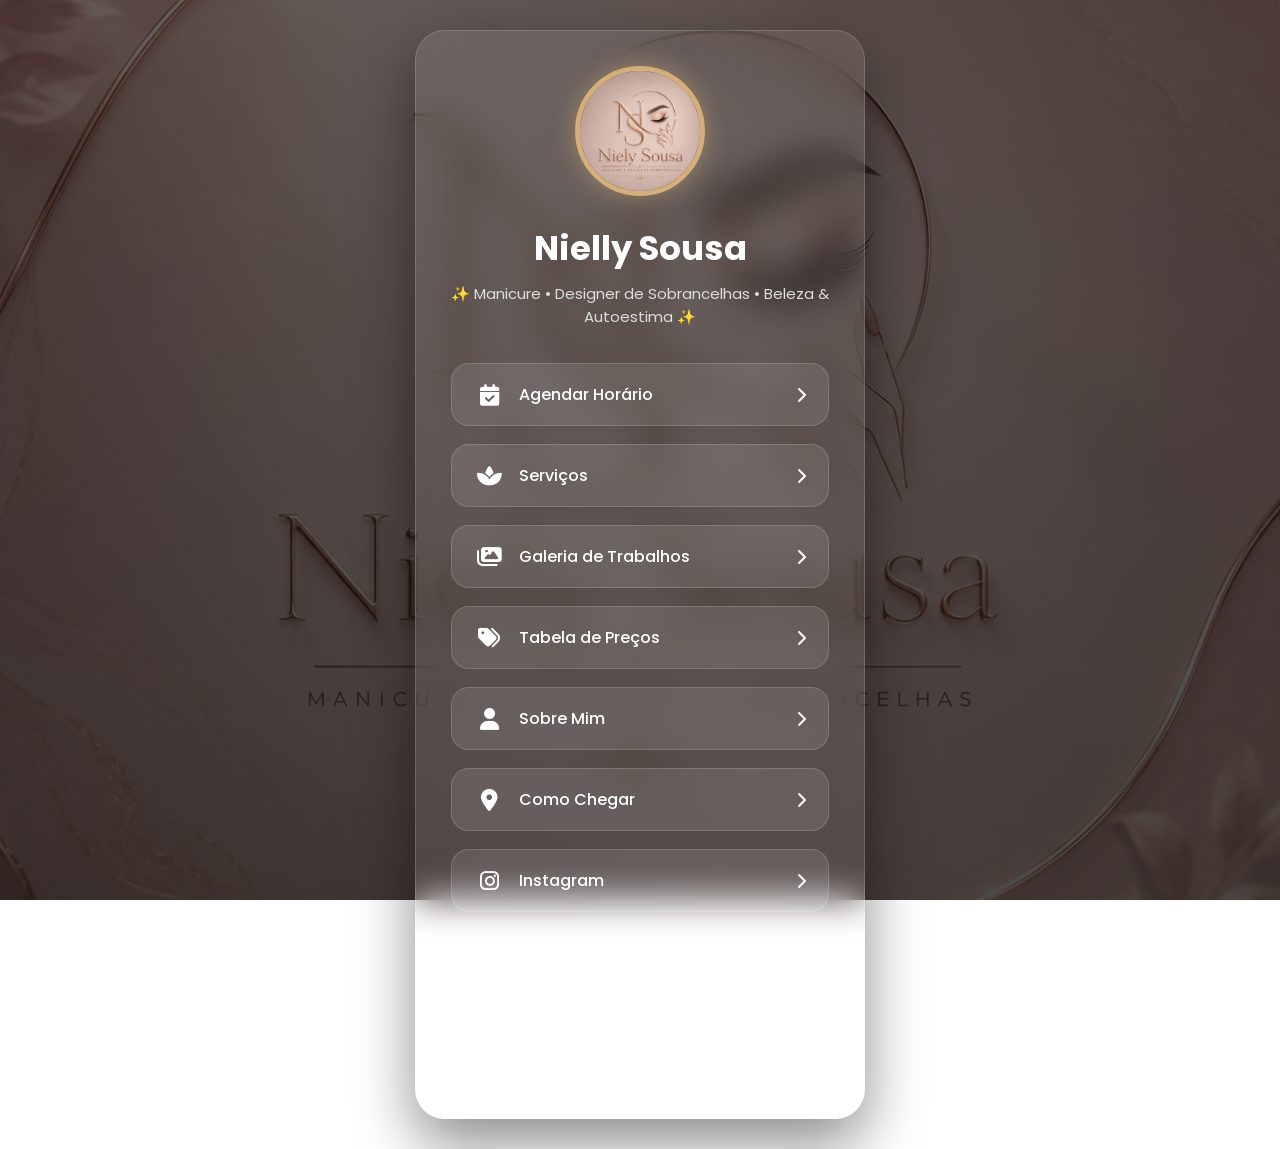
<file: index.html>
<!DOCTYPE html>
<html lang="pt-BR">

<head>

<meta charset="UTF-8">
<meta name="viewport" content="width=device-width, initial-scale=1.0">

<title>Nielly Sousa | Manicure & Designer de Sobrancelhas</title>

<link rel="stylesheet" href="style.css">

<link rel="preconnect" href="https://fonts.googleapis.com">
<link rel="preconnect" href="https://fonts.gstatic.com">

<link href="https://fonts.googleapis.com/css2?family=Poppins:wght@300;400;500;600;700&display=swap" rel="stylesheet">

<link rel="stylesheet"
href="https://cdnjs.cloudflare.com/ajax/libs/font-awesome/6.5.2/css/all.min.css">

</head>

<body>

<div class="container">

    <img src="logo/loogo.jpeg" class="logo" alt="Logo Anielly Sousa">

    <h1>Nielly Sousa</h1>

    <p>✨ Manicure • Designer de Sobrancelhas • Beleza & Autoestima ✨</p>

    <div class="links">

        <a href="agendar.html" class="card">

            <i class="fa-solid fa-calendar-check"></i>

            <span>Agendar Horário</span>

            <i class="fa-solid fa-chevron-right seta"></i>

        </a>

        <a href="servicos.html" class="card">

            <i class="fa-solid fa-spa"></i>

            <span>Serviços</span>

            <i class="fa-solid fa-chevron-right seta"></i>

        </a>

        <a href="galeria.html" class="card">

            <i class="fa-solid fa-images"></i>

            <span>Galeria de Trabalhos</span>

            <i class="fa-solid fa-chevron-right seta"></i>

        </a>

        <a href="precos.html" class="card">

            <i class="fa-solid fa-tags"></i>

            <span>Tabela de Preços</span>

            <i class="fa-solid fa-chevron-right seta"></i>

        </a>

        <a href="sobre.html" class="card">

            <i class="fa-solid fa-user"></i>

            <span>Sobre Mim</span>

            <i class="fa-solid fa-chevron-right seta"></i>

        </a>

        <a href="https://maps.google.com" target="_blank" class="card">

            <i class="fa-solid fa-location-dot"></i>

            <span>Como Chegar</span>

            <i class="fa-solid fa-chevron-right seta"></i>

        </a>

        <a href="https://instagram.com/seuinstagram" target="_blank" class="card">

            <i class="fa-brands fa-instagram"></i>

            <span>Instagram</span>

            <i class="fa-solid fa-chevron-right seta"></i>

        </a>

        <a href="https://wa.me/5588999965396" target="_blank" class="card">

            <i class="fa-brands fa-whatsapp"></i>

            <span>Agende pelo WhatsApp</span>

            <i class="fa-solid fa-chevron-right seta"></i>

        </a>

    </div>

    <div class="social">

        <a href="https://instagram.com/seuinstagram" target="_blank">
            <i class="fab fa-instagram"></i>
        </a>

        <a href="https://facebook.com" target="_blank">
            <i class="fab fa-facebook-f"></i>
        </a>

        <a href="https://tiktok.com" target="_blank">
            <i class="fab fa-tiktok"></i>
        </a>

        <a href="https://wa.me/5588999965396" target="_blank">
            <i class="fab fa-whatsapp"></i>
        </a>

    </div>

</div>

<script src="script.js"></script>

</body>
</html>
</file>
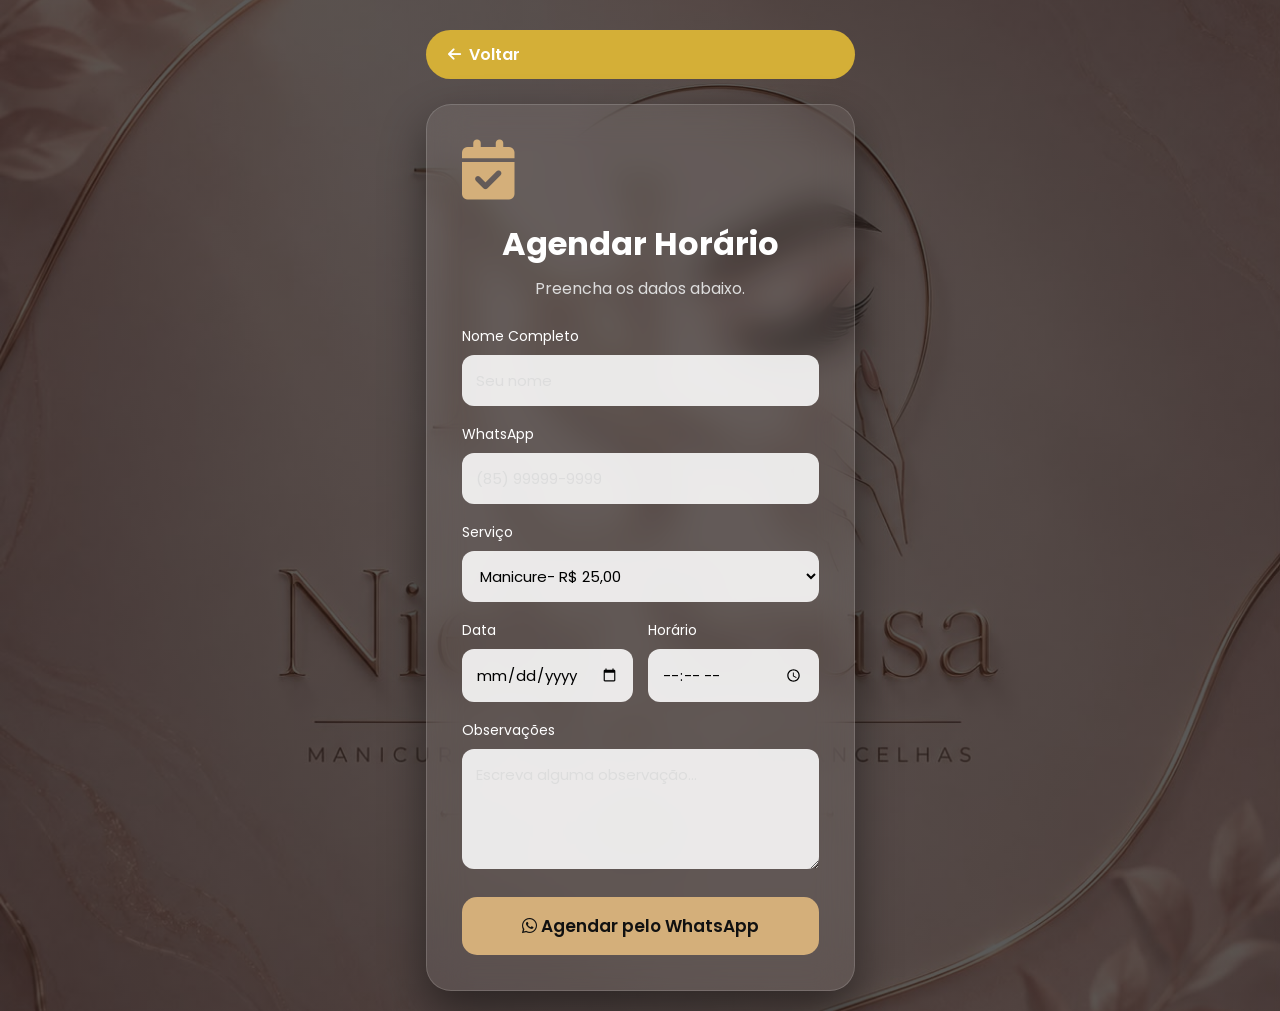
<file: agendar.html>
<!DOCTYPE html>
<html lang="pt-BR">

<head>

    <meta charset="UTF-8">
    <meta name="viewport" content="width=device-width, initial-scale=1.0">

    <title>Agendar Horário | Nielly Sousa</title>

    <link rel="stylesheet" href="agendar.css">

    <link rel="preconnect" href="https://fonts.googleapis.com">

    <link href="https://fonts.googleapis.com/css2?family=Poppins:wght@300;400;500;600;700&display=swap"
        rel="stylesheet">

    <link rel="stylesheet" href="https://cdnjs.cloudflare.com/ajax/libs/font-awesome/6.5.2/css/all.min.css">

</head>

<body>

    <div class="container">

        <div class="voltar">

            <button onclick="history.back()">
                <i class="fa-solid fa-arrow-left"></i>
                Voltar
            </button>

        </div>

        <div class="card">

            <i class="fa-solid fa-calendar-check icon"></i>

            <h1>Agendar Horário</h1>

            <p>Preencha os dados abaixo.</p>

            <form id="formulario">

                <div class="input-box">

                    <label>Nome Completo</label>

                    <input type="text" id="nome" placeholder="Seu nome" required>

                </div>

                <div class="input-box">

                    <label>WhatsApp</label>

                    <input type="tel" id="telefone" placeholder="(85) 99999-9999" required>

                </div>

                <div class="input-box">

                    <label>Serviço</label>

                    <select id="servico">

                        <option>Manicure- R$ 25,00</option>

                        <option>Padicure- R$ 30,00 </option>

                        <option>COMBO Manicure + Pedicure- R$ 45,00</option>

                        <option>Blindagem- R$ 60,00</option>

                        <option>Esmaltação- R$ 50,00</option>

                        <option>Designer de Sobrancelhas- R$ 30,00</option>

                        <option>Designer + Henna- R$ 45,00</option>

                    </select>

                </div>

                <div class="dupla">

                    <div class="input-box">

                        <label>Data</label>

                        <input type="date" id="data" required>

                    </div>

                    <div class="input-box">

                        <label>Horário</label>

                        <input type="time" id="hora" required>

                    </div>

                </div>

                <div class="input-box">

                    <label>Observações</label>

                    <textarea id="obs" rows="4" placeholder="Escreva alguma observação..."></textarea>

                </div>

                <button type="button" onclick="agendarWhatsApp()">

                    <i class="fa-brands fa-whatsapp"></i>

                    Agendar pelo WhatsApp

                </button>

            </form>

        </div>

    </div>

    <script src="agendar.js"></script>

</body>

</html>
</file>
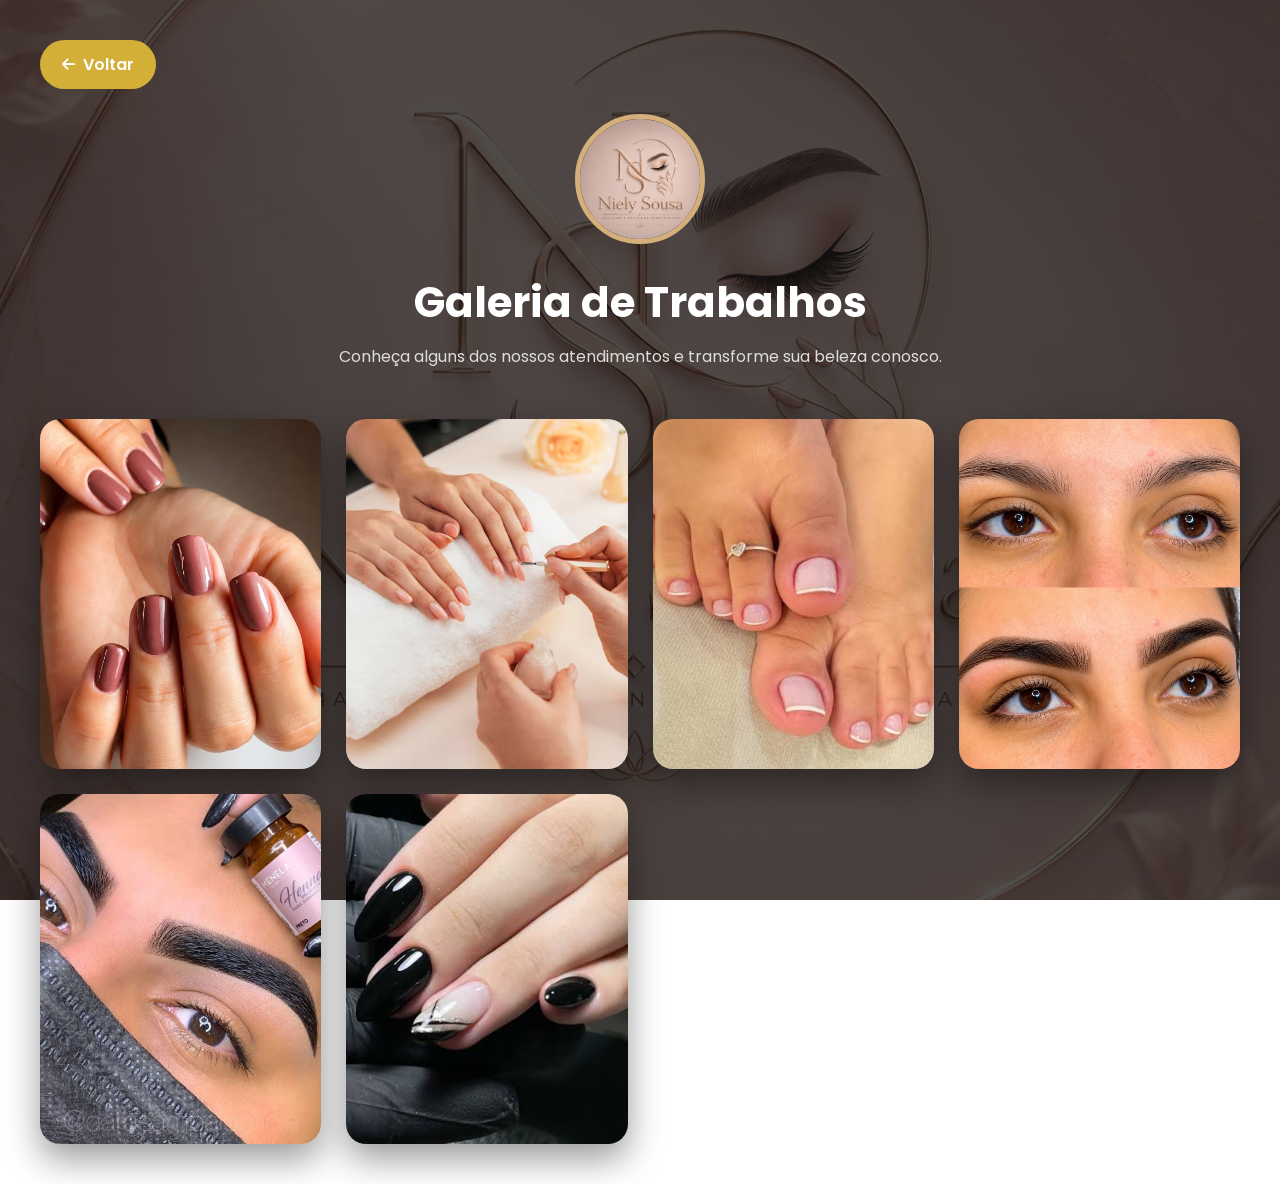
<file: galeria.html>
<!DOCTYPE html>
<html lang="pt-BR">

<head>

<meta charset="UTF-8">
<meta name="viewport" content="width=device-width, initial-scale=1.0">

<title>Galeria de Trabalhos | Nielly Sousa</title>

<link rel="stylesheet" href="galeria.css">

<link rel="preconnect" href="https://fonts.googleapis.com">

<link href="https://fonts.googleapis.com/css2?family=Poppins:wght@300;400;500;600;700&display=swap" rel="stylesheet">

<link rel="stylesheet"
href="https://cdnjs.cloudflare.com/ajax/libs/font-awesome/6.5.2/css/all.min.css">

</head>

<body>

<section class="container">

    <div class="voltar">

    <button onclick="history.back()">
        <i class="fa-solid fa-arrow-left"></i>
        Voltar
    </button>

</div>

    <header>

        <img src="logo/loogo.jpeg" class="logo">

        <h1>Galeria de Trabalhos</h1>

        <p>Conheça alguns dos nossos atendimentos e transforme sua beleza conosco.</p>

    </header>

    <div class="galeria">

        <div class="foto">
            <img src="galeria/img-11.jpeg" alt="">
            <div class="overlay">
                <h3>Blindagem</h3>
            </div>
        </div>

        <div class="foto">
            <img src="galeria/img-3.avif" alt="">
            <div class="overlay">
                <h3>Manicure</h3>
            </div>
        </div>

        <div class="foto">
            <img src="galeria/img-4.jpeg" alt="">
            <div class="overlay">
                <h3>Pedicure</h3>
            </div>
        </div>

        <div class="foto">
            <img src="galeria/img-10.jpeg" alt="">
            <div class="overlay">
                <h3>Designer de Sobrancelhas</h3>
            </div>
        </div>

        <div class="foto">
            <img src="galeria/img-6.jpg" alt="">
            <div class="overlay">
                <h3>Henna</h3>
            </div>
        </div>

        <div class="foto">
            <img src="galeria/img-7.jpeg" alt="">
            <div class="overlay">
                <h3>Esmaltação</h3>
            </div>
        </div>

    </div>

</section>

<div class="lightbox">

    <span class="fechar">&times;</span>

    <img id="imagemGrande">

</div>

<script src="galeria.js"></script>

</body>

</html>
</file>
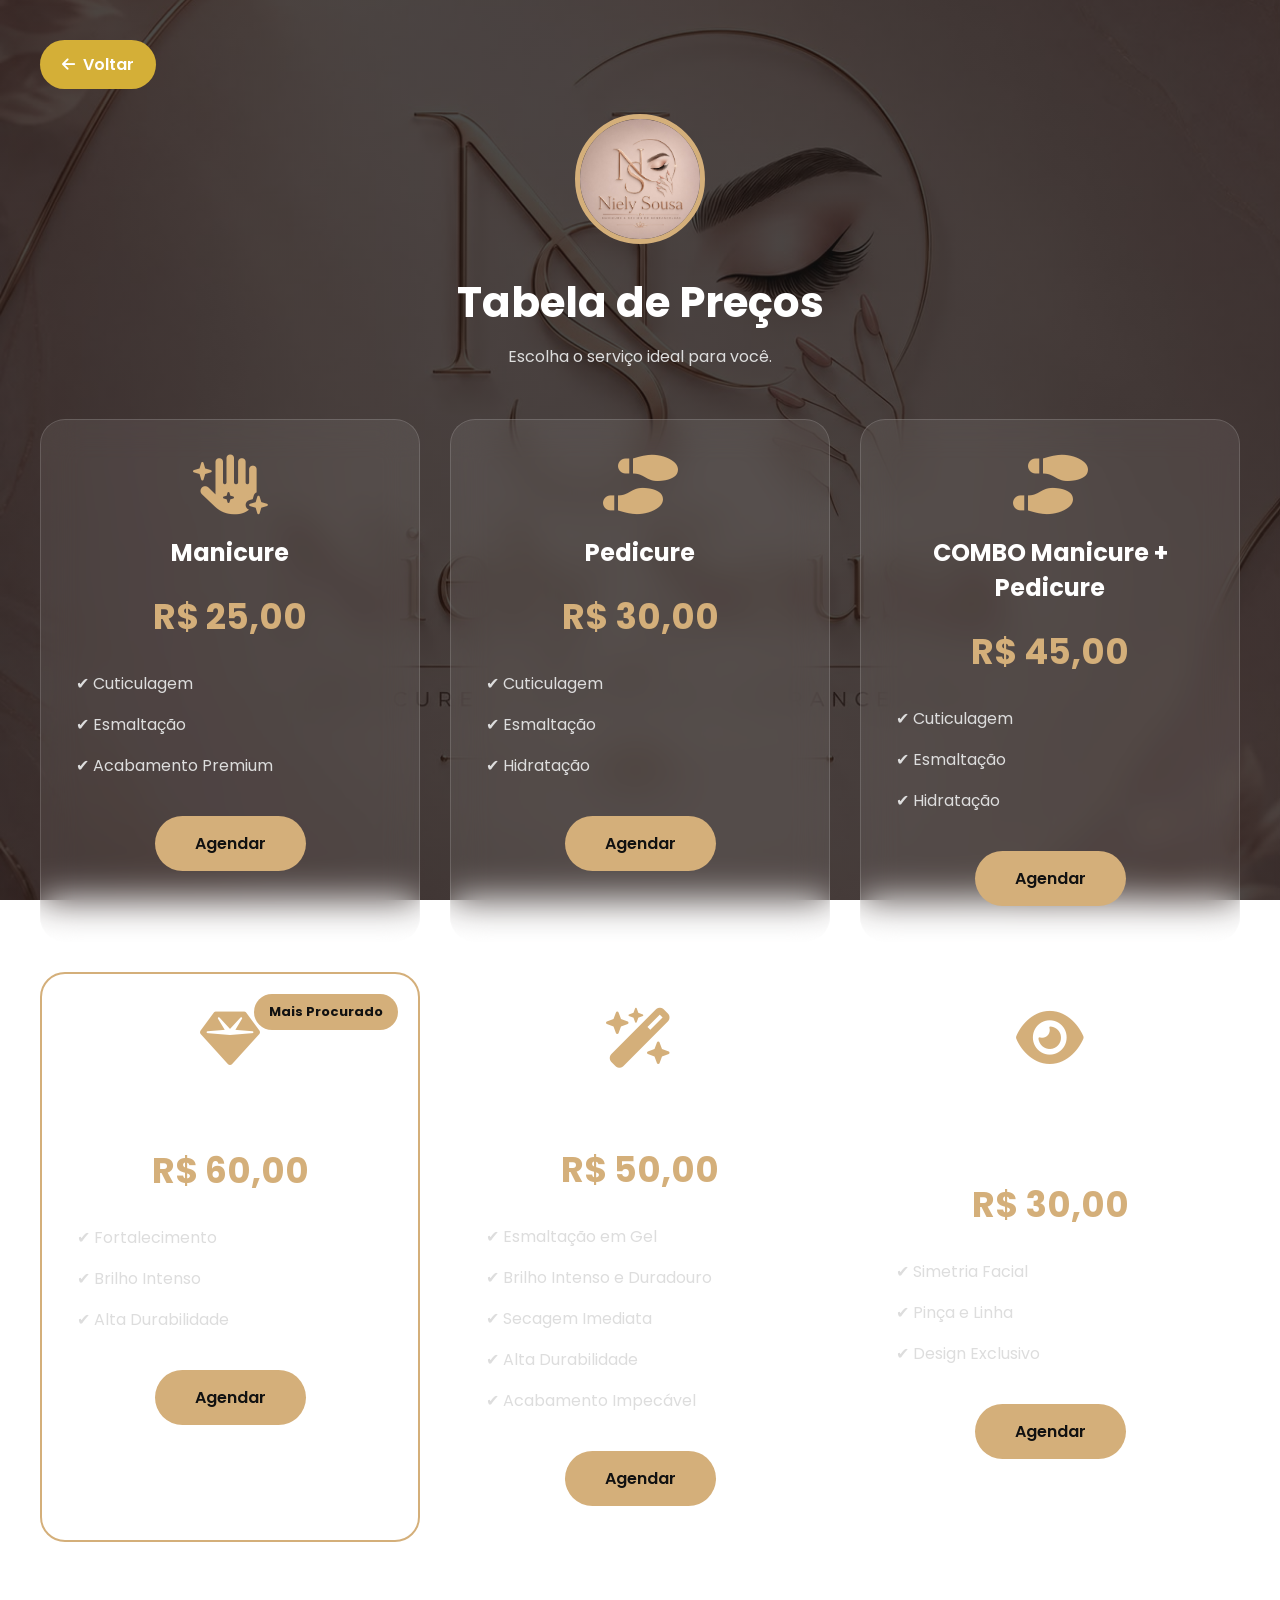
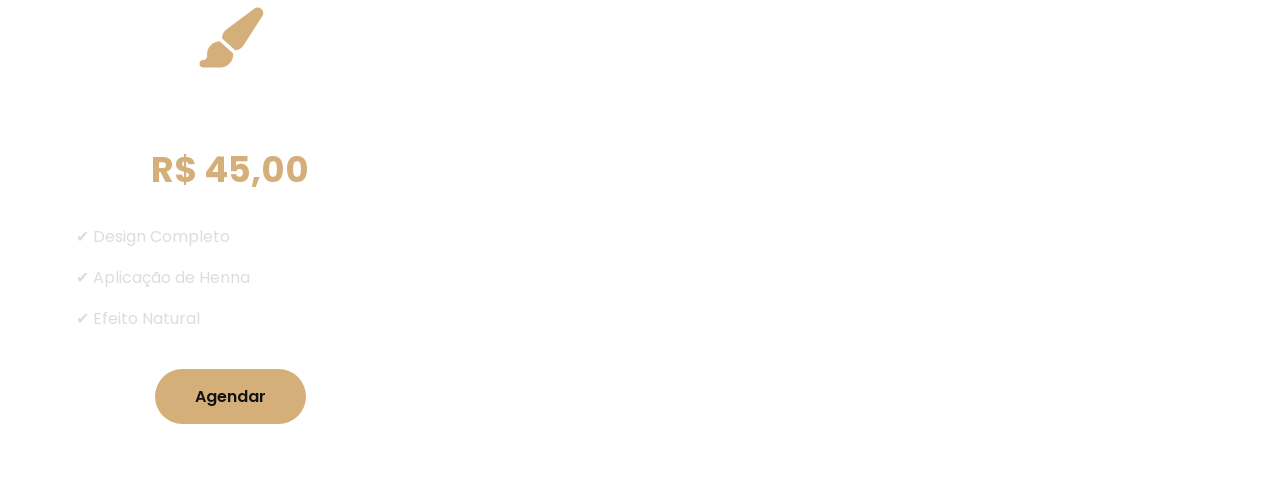
<file: precos.html>
<!DOCTYPE html>
<html lang="pt-BR">

<head>

<meta charset="UTF-8">
<meta name="viewport" content="width=device-width, initial-scale=1.0">

<title>Tabela de Preços | Nielly Sousa</title>

<link rel="stylesheet" href="precos.css">

<link rel="preconnect" href="https://fonts.googleapis.com">

<link href="https://fonts.googleapis.com/css2?family=Poppins:wght@300;400;500;600;700&display=swap" rel="stylesheet">

<link rel="stylesheet"
href="https://cdnjs.cloudflare.com/ajax/libs/font-awesome/6.5.2/css/all.min.css">

</head>

<body>

<div class="container">

    <div class="voltar">

    <button onclick="history.back()">
        <i class="fa-solid fa-arrow-left"></i>
        Voltar
    </button>

</div>

<header>

<img src="logo/loogo.jpeg" class="logo">

<h1>Tabela de Preços</h1>

<p>Escolha o serviço ideal para você.</p>

</header>

<div class="cards">

<div class="card">

<i class="fa-solid fa-hand-sparkles"></i>

<h2>Manicure</h2>

<span>R$ 25,00</span>

<ul>
<li>✔ Cuticulagem</li>
<li>✔ Esmaltação</li>
<li>✔ Acabamento Premium</li>
</ul>

<a href="agendar.html">Agendar</a>

</div>

<div class="card">

<i class="fa-solid fa-shoe-prints"></i>

<h2>Pedicure</h2>

<span>R$ 30,00</span>

<ul>
<li>✔ Cuticulagem</li>
<li>✔ Esmaltação</li>
<li>✔ Hidratação</li>
</ul>

<a href="agendar.html">Agendar</a>

</div>

<div class="card">

<i class="fa-solid fa-shoe-prints"></i>

<h2>COMBO Manicure + Pedicure</h2>

<span>R$ 45,00</span>

<ul>
<li>✔ Cuticulagem</li>
<li>✔ Esmaltação</li>
<li>✔ Hidratação</li>
</ul>

<a href="agendar.html">Agendar</a>

</div>


<div class="card destaque">

<div class="tag">Mais Procurado</div>

<i class="fa-solid fa-gem"></i>

<h2>Blindagem</h2>

<span>R$ 60,00</span>

<ul>
<li>✔ Fortalecimento</li>
<li>✔ Brilho Intenso</li>
<li>✔ Alta Durabilidade</li>
</ul>

<a href="agendar.html">Agendar</a>

</div>

<div class="card">

<i class="fa-solid fa-wand-magic-sparkles"></i>

<h2>Esmaltação em Gel</h2>

<span>R$ 50,00</span>

<ul>
    <li>✔ Esmaltação em Gel</li>
    <li>✔ Brilho Intenso e Duradouro</li>
    <li>✔ Secagem Imediata</li>
    <li>✔ Alta Durabilidade</li>
    <li>✔ Acabamento Impecável</li>
</ul>

<a href="agendar.html">Agendar</a>

</div>

<div class="card">

<i class="fa-solid fa-eye"></i>

<h2>Designer de Sobrancelhas</h2>

<span>R$ 30,00</span>

<ul>
<li>✔ Simetria Facial</li>
<li>✔ Pinça e Linha</li>
<li>✔ Design Exclusivo</li>
</ul>

<a href="agendar.html">Agendar</a>

</div>

<div class="card">

<i class="fa-solid fa-paintbrush"></i>

<h2>Designer + Henna</h2>

<span>R$ 45,00</span>

<ul>
<li>✔ Design Completo</li>
<li>✔ Aplicação de Henna</li>
<li>✔ Efeito Natural</li>
</ul>

<a href="agendar.html">Agendar</a>

</div>

</div>

</div>

<script src="precos.js"></script>

</body>

</html>
</file>
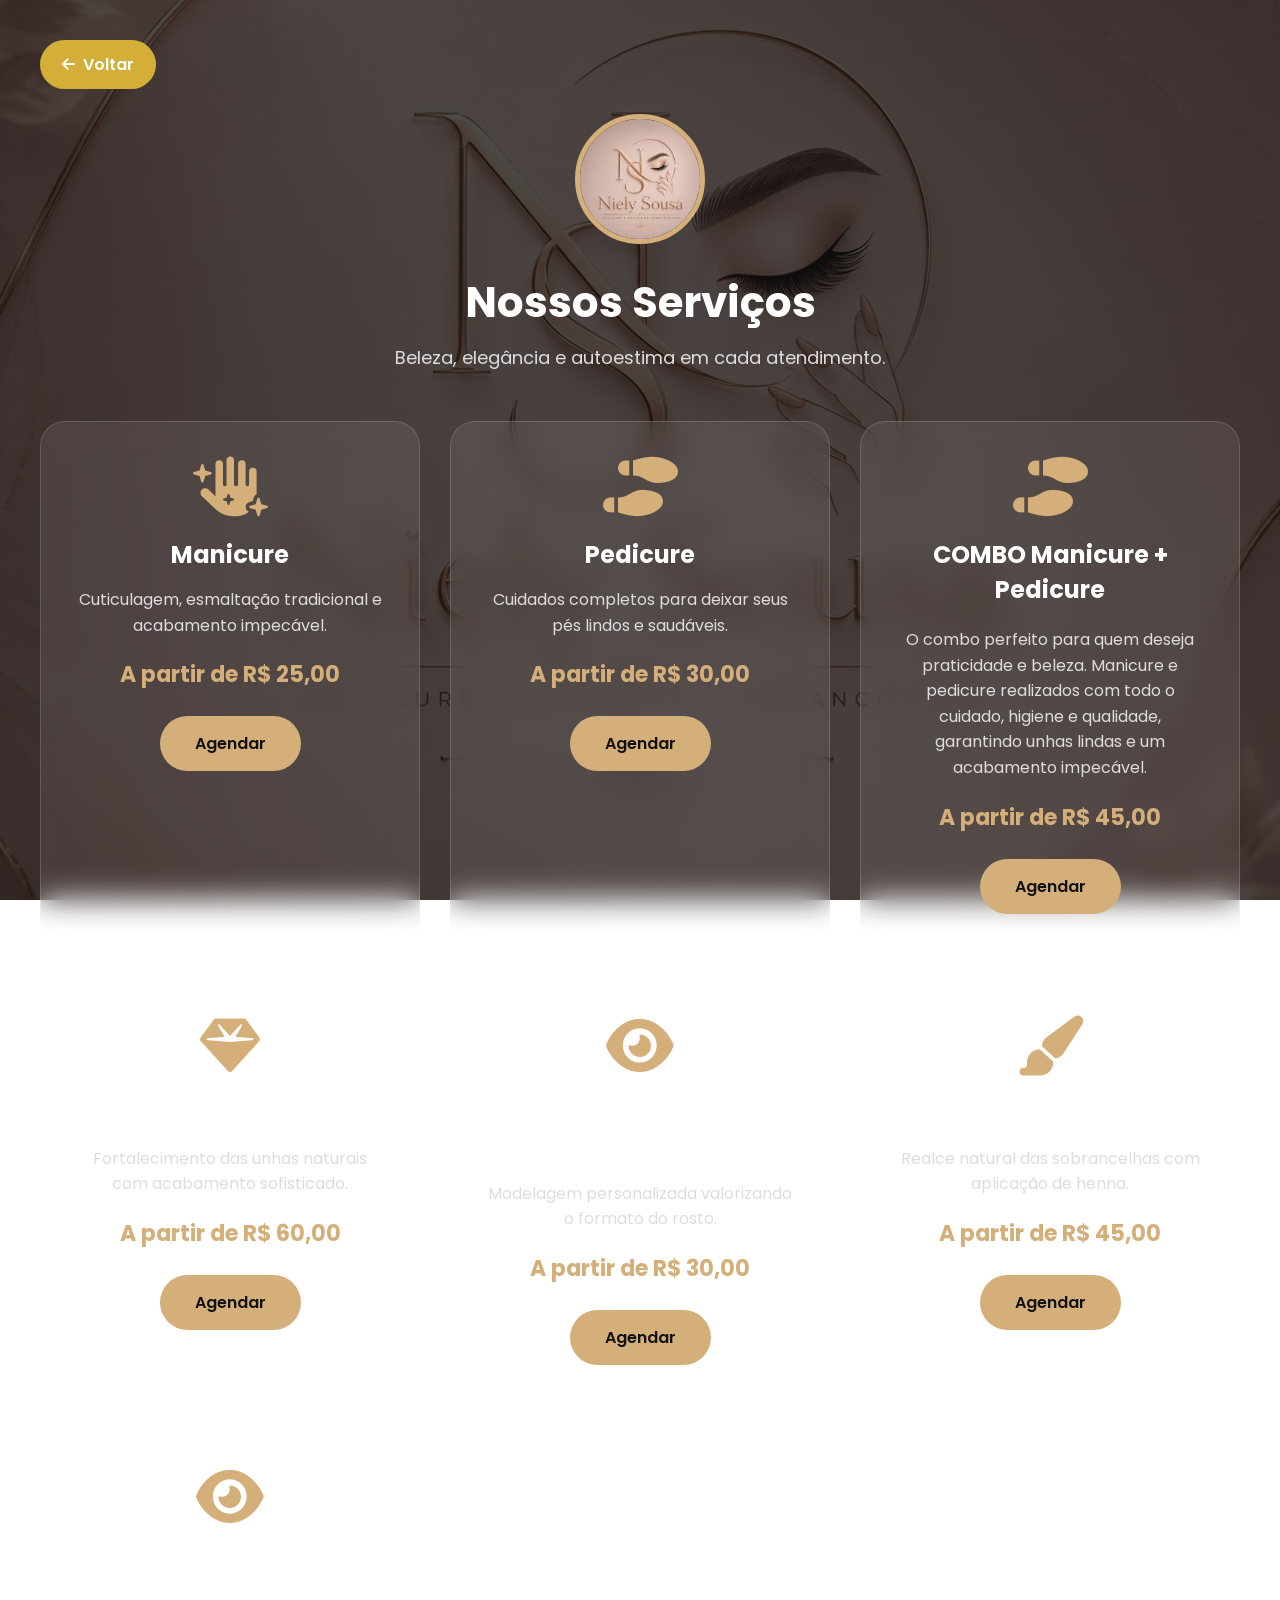
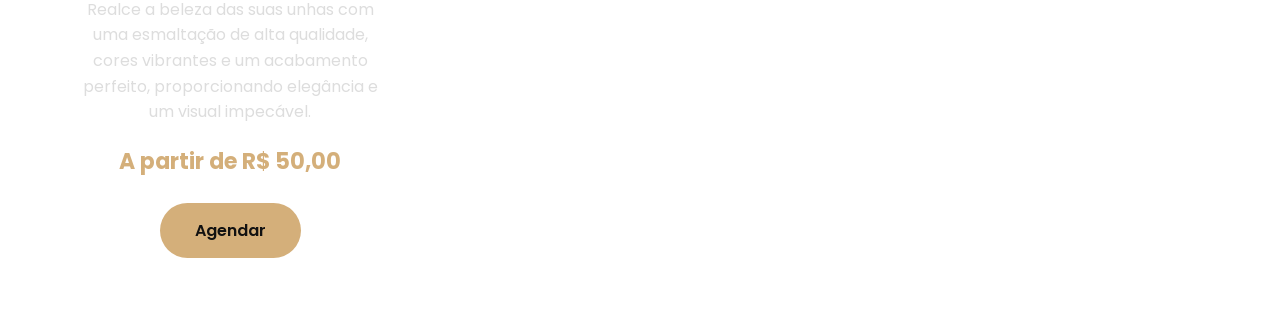
<file: servicos.html>
<!DOCTYPE html>
<html lang="pt-BR">

<head>

<meta charset="UTF-8">
<meta name="viewport" content="width=device-width, initial-scale=1.0">

<title>Serviços | Nielly Sousa</title>

<link rel="stylesheet" href="servicos.css">

<link rel="preconnect" href="https://fonts.googleapis.com">

<link href="https://fonts.googleapis.com/css2?family=Poppins:wght@300;400;500;600;700&display=swap" rel="stylesheet">

<link rel="stylesheet"
href="https://cdnjs.cloudflare.com/ajax/libs/font-awesome/6.5.2/css/all.min.css">

</head>

<body>

<div class="container">

    <div class="voltar">

    <button onclick="history.back()">
        <i class="fa-solid fa-arrow-left"></i>
        Voltar
    </button>

</div>

    <header>

        <img src="logo/loogo.jpeg" class="logo">

        <h1>Nossos Serviços</h1>

        <p>Beleza, elegância e autoestima em cada atendimento.</p>

    </header>

    <div class="servicos">

        <div class="card">

            <i class="fa-solid fa-hand-sparkles"></i>

            <h2>Manicure</h2>

            <p>Cuticulagem, esmaltação tradicional e acabamento impecável.</p>

            <span>A partir de R$ 25,00</span>

            <a href="agendar.html">Agendar</a>

        </div>

        <div class="card">

            <i class="fa-solid fa-shoe-prints"></i>

            <h2>Pedicure</h2>

            <p>Cuidados completos para deixar seus pés lindos e saudáveis.</p>

            <span>A partir de R$ 30,00</span>

            <a href="agendar.html">Agendar</a>

        </div>

        <div class="card">

            <i class="fa-solid fa-shoe-prints"></i>

            <h2>COMBO Manicure + Pedicure</h2>

            <p><p>O combo perfeito para quem deseja praticidade e beleza. Manicure e pedicure realizados com todo o cuidado, higiene e qualidade, garantindo unhas lindas e um acabamento impecável.</p></p>

            <span>A partir de R$ 45,00</span>

            <a href="agendar.html">Agendar</a>

        </div>

        <div class="card">

            <i class="fa-solid fa-gem"></i>

            <h2>Blindagem</h2>

            <p>Fortalecimento das unhas naturais com acabamento sofisticado.</p>

            <span>A partir de R$ 60,00</span>

            <a href="agendar.html">Agendar</a>

        </div>

        <div class="card">

            <i class="fa-solid fa-eye"></i>

            <h2>Designer de Sobrancelhas</h2>

            <p>Modelagem personalizada valorizando o formato do rosto.</p>

            <span>A partir de R$ 30,00</span>

            <a href="agendar.html">Agendar</a>

        </div>

        <div class="card">

            <i class="fa-solid fa-paintbrush"></i>

            <h2>Designer + Henna</h2>

            <p>Realce natural das sobrancelhas com aplicação de henna.</p>

            <span>A partir de R$ 45,00</span>

            <a href="agendar.html">Agendar</a>

        </div>

         <div class="card">

            <i class="fa-solid fa-eye"></i>

            <h2>Esmaltação</h2>

            <p>Realce a beleza das suas unhas com uma esmaltação de alta qualidade, cores vibrantes e um acabamento perfeito, proporcionando elegância e um visual impecável.</p>

            <span>A partir de R$ 50,00</span>

            <a href="agendar.html">Agendar</a>

        </div>

    </div>

</div>

<script src="servicos.js"></script>

</body>
</html>
</file>
<file: style.css>
*{
    margin:0;
    padding:0;
    box-sizing:border-box;
    font-family:'Poppins',sans-serif;
}

body{
    min-height:100vh;
    display:flex;
    justify-content:center;
    align-items:center;
    padding:30px;
    background:
    linear-gradient(rgba(15,15,15,.65),rgba(15,15,15,.75)),
    url(logo/bg..jpeg);
    background-size:cover;
    background-position:center;
    background-attachment:fixed;
}

.container{
    width:100%;
    max-width:450px;
    padding:35px;
    text-align:center;

    backdrop-filter:blur(18px);
    background:rgba(255,255,255,.08);
    border:1px solid rgba(255,255,255,.15);
    border-radius:30px;
    box-shadow:0 25px 60px rgba(0,0,0,.45);

    animation:fade 1s ease;
}

.logo{
    width:130px;
    height:130px;
    border-radius:50%;
    object-fit:cover;

    border:5px solid #d4af7a;

    margin-bottom:20px;

    box-shadow:0 0 25px rgba(212,175,122,.5);

    transition:.5s;
}

.logo:hover{

    transform:scale(1.08) rotate(5deg);

}

h1{

    color:#fff;

    font-size:34px;

    margin-bottom:8px;

    font-weight:700;

}

p{

    color:#ddd;

    font-size:15px;

    margin-bottom:35px;

}

.links{

    display:flex;

    flex-direction:column;

    gap:18px;

}

.card{

    display:flex;

    align-items:center;

    justify-content:space-between;

    text-decoration:none;

    color:#fff;

    background:rgba(255,255,255,.10);

    border:1px solid rgba(255,255,255,.15);

    padding:18px 22px;

    border-radius:18px;

    transition:.35s;

}

.card:hover{

    background:#d4af7a;

    color:#111;

    transform:translateY(-5px);

    box-shadow:0 12px 25px rgba(212,175,122,.45);

}

.card i:first-child{

    font-size:22px;

    width:30px;

}

.card span{

    flex:1;

    text-align:left;

    margin-left:15px;

    font-weight:500;

}

.seta{

    transition:.3s;

}

.card:hover .seta{

    transform:translateX(8px);

}

.social{

    margin-top:35px;

    display:flex;

    justify-content:center;

    gap:18px;

}

.social a{

    width:55px;

    height:55px;

    border-radius:50%;

    background:rgba(255,255,255,.12);

    display:flex;

    align-items:center;

    justify-content:center;

    color:#fff;

    font-size:22px;

    transition:.35s;

    text-decoration:none;

}

.social a:hover{

    background:#d4af7a;

    color:#111;

    transform:translateY(-8px);

    box-shadow:0 10px 20px rgba(212,175,122,.45);

}

@keyframes fade{

from{

opacity:0;

transform:translateY(40px);

}

to{

opacity:1;

transform:translateY(0);

}

}

@media(max-width:500px){

.container{

padding:25px;

}

.logo{

width:110px;

height:110px;

}

h1{

font-size:28px;

}

.card{

padding:16px;

}

}
</file>
<file: agendar.css>
*{

margin:0;
padding:0;
box-sizing:border-box;
font-family:Poppins,sans-serif;

}

.voltar{
    width: 100%;
    margin-bottom: 25px;
}

.voltar button{
    display: inline-flex;
    align-items: center;
    gap: 8px;

    padding: 12px 22px;

    background: #d4af37;
    color: #fff;

    border: none;
    border-radius: 50px;

    font-size: 16px;
    font-weight: 600;
    cursor: pointer;

    transition: .3s;
}

.voltar button:hover{
    background: #b8922d;
    transform: translateX(-5px);
    box-shadow: 0 8px 20px rgba(0,0,0,.2);
}

.voltar i{
    font-size: 15px;
}

body{

min-height:100vh;

display:flex;

justify-content:center;

align-items:center;

padding:20px;

background:

linear-gradient(rgba(20,20,20,.70),rgba(20,20,20,.70)),
url(logo/bg..jpeg);

background-size:cover;

background-position:center;

}

.card{

width:100%;

max-width:550px;

padding:35px;

border-radius:25px;

backdrop-filter:blur(18px);

background:rgba(255,255,255,.08);

border:1px solid rgba(255,255,255,.15);

box-shadow:0 20px 45px rgba(0,0,0,.45);

animation:fade .8s;

}

.icon{

font-size:60px;

color:#d4af7a;

margin-bottom:20px;

display:block;

text-align:center;

}

h1{

color:white;

text-align:center;

margin-bottom:8px;

}

p{

text-align:center;

color:#ddd;

margin-bottom:25px;

}

.input-box{

display:flex;

flex-direction:column;

margin-bottom:18px;

}

label{

color:white;

margin-bottom:8px;

font-size:14px;

}

input,select,textarea{

padding:14px;

border:none;

outline:none;

border-radius:12px;

background:rgba(255, 255, 255, 0.869);

color:black;

font-size:15px;

}

input::placeholder,
textarea::placeholder{

color:#ddd;

}

.dupla{

display:grid;

grid-template-columns:1fr 1fr;

gap:15px;

}

button{

width:100%;

padding:16px;

border:none;

border-radius:15px;

background:#d4af7a;

color:#111;

font-size:17px;

font-weight:600;

cursor:pointer;

transition:.3s;

margin-top:10px;

}

button:hover{

transform:translateY(-4px);

box-shadow:0 12px 25px rgba(212,175,122,.5);

}

@keyframes fade{

from{

opacity:0;
transform:translateY(40px);

}

to{

opacity:1;
transform:translateY(0);

}

}

@media(max-width:600px){

.dupla{

grid-template-columns:1fr;

}

}
</file>
<file: galeria.css>
*{
margin:0;
padding:0;
box-sizing:border-box;
font-family:Poppins,sans-serif;
}

.voltar{
    width: 100%;
    margin-bottom: 25px;
}

.voltar button{
    display: inline-flex;
    align-items: center;
    gap: 8px;

    padding: 12px 22px;

    background: #d4af37;
    color: #fff;

    border: none;
    border-radius: 50px;

    font-size: 16px;
    font-weight: 600;
    cursor: pointer;

    transition: .3s;
}

.voltar button:hover{
    background: #b8922d;
    transform: translateX(-5px);
    box-shadow: 0 8px 20px rgba(0,0,0,.2);
}

.voltar i{
    font-size: 15px;
}

body{

background:
linear-gradient(rgba(20,20,20,.75),rgba(20,20,20,.75)),
url(logo/bg..jpeg);

background-size:cover;
background-position:center;
background-attachment:fixed;

min-height:100vh;

padding:40px 20px;

}

.container{

max-width:1200px;
margin:auto;

}

header{

text-align:center;
margin-bottom:50px;

}

.logo{

width:130px;
height:130px;
border-radius:50%;
border:5px solid #d4af7a;
object-fit:cover;
margin-bottom:20px;

}

header h1{

color:#fff;
font-size:42px;

}

header p{

color:#ddd;
margin-top:10px;

}

.galeria{

display:grid;

grid-template-columns:repeat(auto-fit,minmax(280px,1fr));

gap:25px;

}

.foto{

position:relative;

overflow:hidden;

border-radius:20px;

cursor:pointer;

box-shadow:0 15px 35px rgba(0,0,0,.4);

}

.foto img{

width:100%;

height:350px;

object-fit:cover;

transition:.5s;

display:block;

}

.overlay{

position:absolute;

left:0;
right:0;
bottom:0;

padding:25px;

background:linear-gradient(transparent,rgba(0,0,0,.9));

color:#fff;

opacity:0;

transition:.4s;

}

.foto:hover img{

transform:scale(1.1);

}

.foto:hover .overlay{

opacity:1;

}

.lightbox{

position:fixed;

inset:0;

background:rgba(0,0,0,.9);

display:none;

justify-content:center;

align-items:center;

z-index:999;

}

.lightbox img{

max-width:90%;
max-height:90%;

border-radius:15px;

}

.fechar{

position:absolute;

top:30px;
right:40px;

font-size:50px;

color:white;

cursor:pointer;

}
</file>
<file: precos.css>
*{
margin:0;
padding:0;
box-sizing:border-box;
font-family:Poppins,sans-serif;
}

.voltar{
    width: 100%;
    margin-bottom: 25px;
}

.voltar button{
    display: inline-flex;
    align-items: center;
    gap: 8px;

    padding: 12px 22px;

    background: #d4af37;
    color: #fff;

    border: none;
    border-radius: 50px;

    font-size: 16px;
    font-weight: 600;
    cursor: pointer;

    transition: .3s;
}

.voltar button:hover{
    background: #b8922d;
    transform: translateX(-5px);
    box-shadow: 0 8px 20px rgba(0,0,0,.2);
}

.voltar i{
    font-size: 15px;
}

body{

background:
linear-gradient(rgba(15,15,15,.75),rgba(15,15,15,.75)),
url(logo/bg..jpeg);

background-size:cover;
background-position:center;
background-attachment:fixed;

padding:40px 20px;

}

.container{

max-width:1200px;
margin:auto;

}

header{

text-align:center;
margin-bottom:50px;

}

.logo{

width:130px;
height:130px;
border-radius:50%;
border:5px solid #d4af7a;
margin-bottom:20px;
object-fit:cover;

}

header h1{

font-size:42px;
color:#fff;

}

header p{

color:#ddd;
margin-top:10px;

}

.cards{

display:grid;
grid-template-columns:repeat(auto-fit,minmax(320px,1fr));
gap:30px;

}

.card{

position:relative;

background:rgba(255,255,255,.08);

backdrop-filter:blur(18px);

border:1px solid rgba(255,255,255,.15);

border-radius:25px;

padding:35px;

text-align:center;

transition:.4s;

}

.card:hover{

transform:translateY(-10px);

box-shadow:0 20px 40px rgba(212,175,122,.35);

}

.card i{

font-size:60px;

color:#d4af7a;

margin-bottom:20px;

}

.card h2{

color:#fff;

margin-bottom:10px;

}

.card span{

display:block;

font-size:35px;

font-weight:700;

color:#d4af7a;

margin:20px 0;

}

.card ul{

list-style:none;

text-align:left;

margin-bottom:30px;

}

.card ul li{

color:#ddd;

padding:8px 0;

}

.card a{

display:inline-block;

padding:15px 40px;

background:#d4af7a;

color:#111;

text-decoration:none;

border-radius:40px;

font-weight:600;

transition:.3s;

}

.card a:hover{

background:#fff;

}

.destaque{

border:2px solid #d4af7a;

transform:scale(1.04);

}

.tag{

position:absolute;

top:20px;
right:20px;

background:#d4af7a;

color:#111;

padding:8px 15px;

border-radius:30px;

font-size:13px;

font-weight:700;

}
</file>
<file: servicos.css>
*{
margin:0;
padding:0;
box-sizing:border-box;
font-family:Poppins,sans-serif;
}

.voltar{
    width: 100%;
    margin-bottom: 25px;
}

.voltar button{
    display: inline-flex;
    align-items: center;
    gap: 8px;

    padding: 12px 22px;

    background: #d4af37;
    color: #fff;

    border: none;
    border-radius: 50px;

    font-size: 16px;
    font-weight: 600;
    cursor: pointer;

    transition: .3s;
}

.voltar button:hover{
    background: #b8922d;
    transform: translateX(-5px);
    box-shadow: 0 8px 20px rgba(0,0,0,.2);
}

.voltar i{
    font-size: 15px;
}

body{

background:
linear-gradient(rgba(15,15,15,.75),rgba(15,15,15,.75)),
url(logo/bg..jpeg);

background-size:cover;
background-position:center;
background-attachment:fixed;

min-height:100vh;

padding:40px 20px;

}

.container{

max-width:1200px;
margin:auto;

}

header{

text-align:center;
margin-bottom:50px;

}

.logo{

width:130px;
height:130px;
border-radius:50%;
object-fit:cover;
border:5px solid #d4af7a;
margin-bottom:20px;

}

header h1{

color:#fff;
font-size:42px;
margin-bottom:10px;

}

header p{

color:#ddd;
font-size:18px;

}

.servicos{

display:grid;
grid-template-columns:repeat(auto-fit,minmax(300px,1fr));
gap:30px;

}

.card{

background:rgba(255,255,255,.08);

backdrop-filter:blur(15px);

border:1px solid rgba(255,255,255,.15);

border-radius:25px;

padding:35px;

text-align:center;

transition:.4s;

}

.card:hover{

transform:translateY(-10px);

box-shadow:0 20px 35px rgba(212,175,122,.35);

}

.card i{

font-size:60px;

color:#d4af7a;

margin-bottom:20px;

}

.card h2{

color:#fff;

margin-bottom:15px;

}

.card p{

color:#ddd;

line-height:1.6;

margin-bottom:20px;

}

.card span{

display:block;

font-size:22px;

font-weight:700;

color:#d4af7a;

margin-bottom:25px;

}

.card a{

display:inline-block;

padding:15px 35px;

background:#d4af7a;

color:#111;

text-decoration:none;

border-radius:40px;

font-weight:600;

transition:.3s;

}

.card a:hover{

background:#fff;

transform:scale(1.05);

}
</file>
